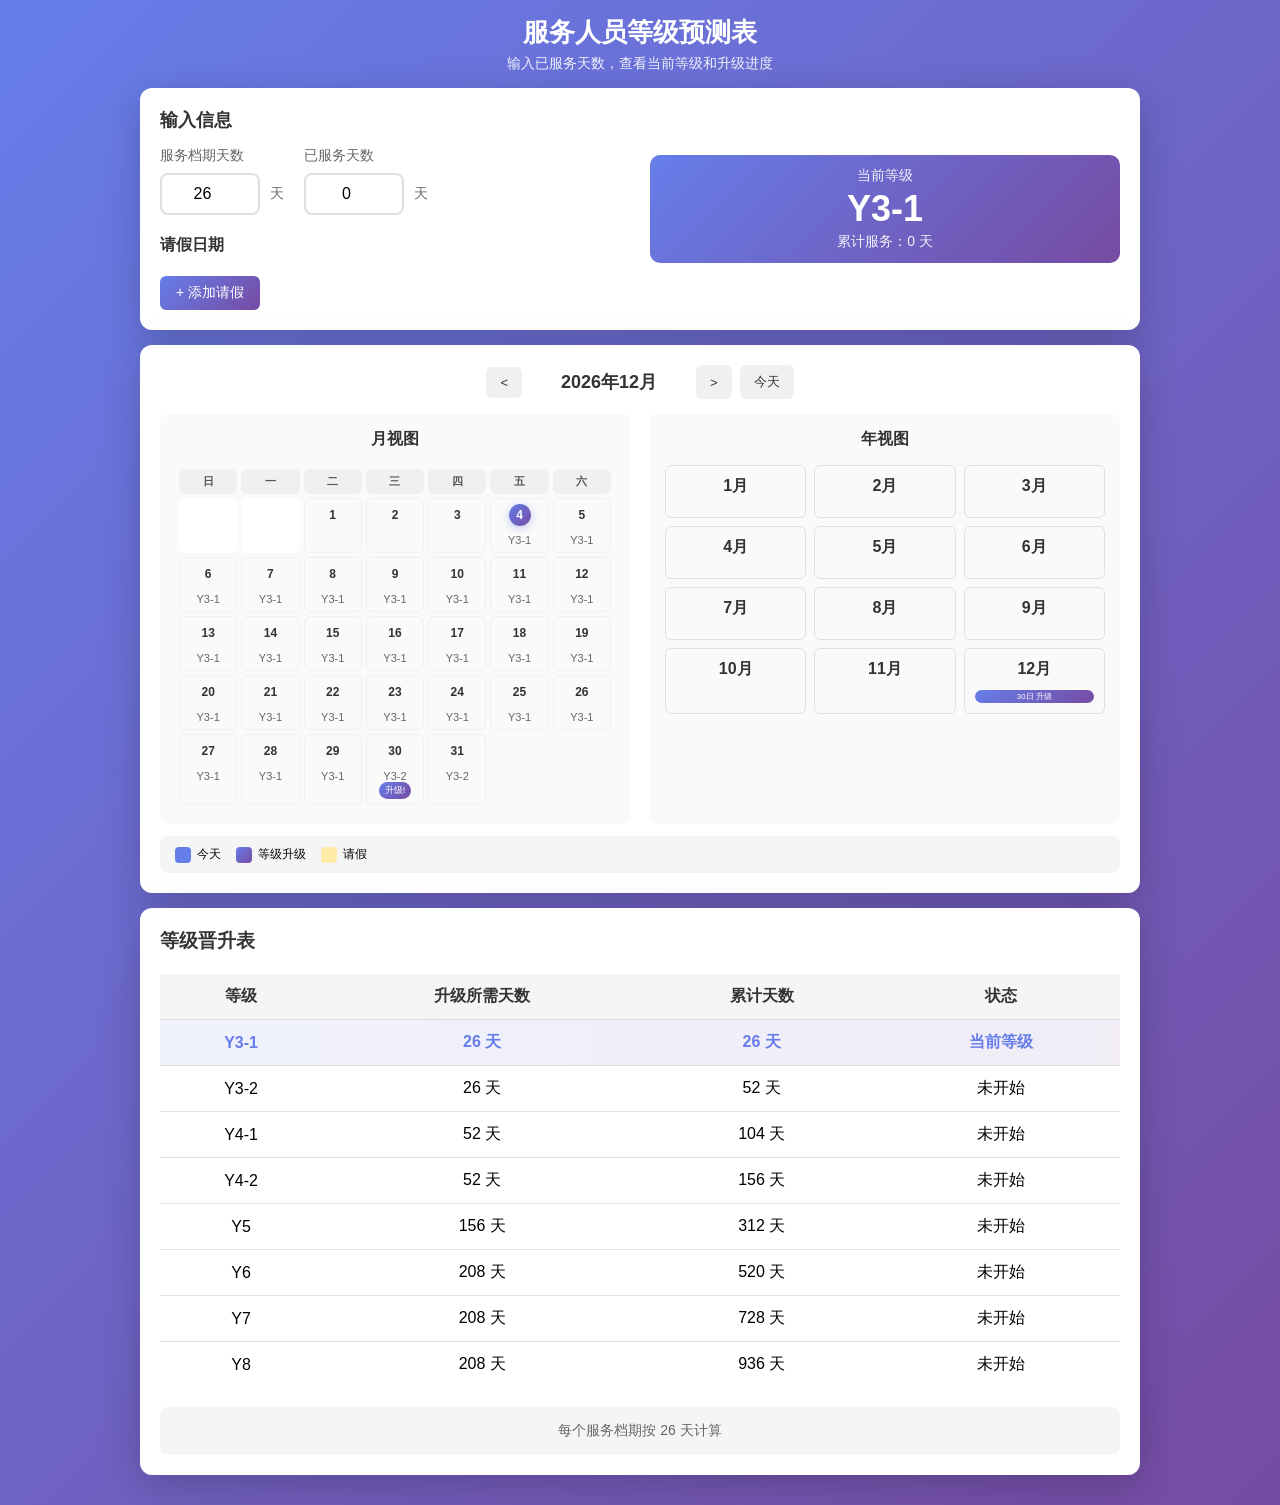
<file: index.html>
<!DOCTYPE html>
<html lang="zh-CN">
<head>
    <meta charset="UTF-8">
    <meta name="viewport" content="width=device-width, initial-scale=1.0">
    <title>服务人员等级预测表</title>
    <style>
        * {
            margin: 0;
            padding: 0;
            box-sizing: border-box;
        }

        body {
            font-family: 'Segoe UI', Tahoma, Geneva, Verdana, sans-serif;
            background: linear-gradient(135deg, #667eea 0%, #764ba2 100%);
            min-height: 100vh;
            padding: 15px;
        }

        .container {
            max-width: 1000px;
            margin: 0 auto;
        }

        .header {
            text-align: center;
            color: white;
            margin-bottom: 15px;
        }

        .header h1 {
            font-size: 26px;
            margin-bottom: 5px;
        }

        .header p {
            font-size: 14px;
            opacity: 0.9;
        }

        .card {
            background: white;
            border-radius: 12px;
            padding: 20px;
            box-shadow: 0 10px 40px rgba(0, 0, 0, 0.2);
            margin-bottom: 15px;
        }

        .first-card-content {
            display: grid;
            grid-template-columns: 1fr 1fr;
            gap: 20px;
            align-items: center;
        }

        .input-section {
            text-align: left;
        }

        .input-section label {
            display: block;
            font-size: 18px;
            color: #333;
            margin-bottom: 15px;
            font-weight: 600;
        }

        .input-row {
            display: flex;
            justify-content: flex-start;
            align-items: center;
            gap: 20px;
            flex-wrap: wrap;
        }

        .input-group {
            display: flex;
            flex-direction: column;
            align-items: flex-start;
            gap: 8px;
        }

        .input-group label {
            font-size: 14px;
            color: #666;
            margin-bottom: 0;
            font-weight: 500;
        }

        .input-wrapper {
            display: flex;
            justify-content: center;
            align-items: center;
            gap: 10px;
        }

        .input-wrapper input {
            width: 100px;
            padding: 10px 12px;
            font-size: 16px;
            border: 2px solid #e0e0e0;
            border-radius: 8px;
            text-align: center;
            transition: border-color 0.3s;
        }

        .input-wrapper input:focus {
            outline: none;
            border-color: #667eea;
        }

        .input-wrapper span {
            font-size: 14px;
            color: #666;
        }

        .current-level {
            text-align: center;
            padding: 12px;
            background: linear-gradient(135deg, #667eea 0%, #764ba2 100%);
            border-radius: 10px;
            color: white;
        }

        .current-level .label {
            font-size: 14px;
            opacity: 0.9;
            margin-bottom: 3px;
        }

        .current-level .level {
            font-size: 36px;
            font-weight: bold;
            margin-bottom: 3px;
        }

        .current-level .days {
            font-size: 14px;
            opacity: 0.9;
        }

        .leave-date-row {
            display: flex;
            align-items: center;
            gap: 10px;
            margin-bottom: 10px;
        }

        .leave-date-row input[type="date"] {
            padding: 8px 12px;
            border: 2px solid #e0e0e0;
            border-radius: 6px;
            font-size: 14px;
        }

        .leave-date-row input[type="date"]:focus {
            outline: none;
            border-color: #667eea;
        }

        .leave-date-row span {
            color: #666;
            font-size: 14px;
        }

        .delete-leave-btn {
            padding: 8px 12px;
            background: #e74c3c;
            color: white;
            border: none;
            border-radius: 6px;
            cursor: pointer;
            font-size: 14px;
        }

        .delete-leave-btn:hover {
            background: #c0392b;
        }

        .leave-day {
            background: #ffeaa7 !important;
        }

        .leave-day .day-number {
            color: #d63031;
        }

        .progress-section {
            margin-bottom: 20px;
        }

        .progress-section h3 {
            font-size: 18px;
            color: #333;
            margin-bottom: 15px;
        }

        .progress-bar-container {
            background: #e0e0e0;
            border-radius: 10px;
            height: 30px;
            overflow: hidden;
            margin-bottom: 10px;
        }

        .progress-bar {
            height: 100%;
            background: linear-gradient(90deg, #667eea 0%, #764ba2 100%);
            border-radius: 10px;
            transition: width 0.5s ease;
            display: flex;
            align-items: center;
            justify-content: center;
            color: white;
            font-weight: 600;
            font-size: 14px;
        }

        .progress-info {
            display: flex;
            justify-content: space-between;
            color: #666;
            font-size: 14px;
        }

        .level-table {
            width: 100%;
            border-collapse: collapse;
        }

        .level-table th,
        .level-table td {
            padding: 12px 15px;
            text-align: center;
            border-bottom: 1px solid #e0e0e0;
        }

        .level-table th {
            background: #f5f5f5;
            font-weight: 600;
            color: #333;
        }

        .level-table tr.active {
            background: linear-gradient(90deg, rgba(102, 126, 234, 0.1) 0%, rgba(118, 75, 162, 0.1) 100%);
        }

        .level-table tr.active td {
            font-weight: 600;
            color: #667eea;
        }

        .level-table tr.completed {
            background: rgba(46, 204, 113, 0.1);
        }

        .level-table tr.completed td {
            color: #27ae60;
        }

        .level-table tr:last-child td {
            border-bottom: none;
        }

        .schedule-info {
            text-align: center;
            padding: 15px;
            background: #f5f5f5;
            border-radius: 8px;
            margin-top: 20px;
            color: #666;
            font-size: 14px;
        }

        .calendar-header {
            display: flex;
            flex-direction: column;
            gap: 10px;
            margin-bottom: 15px;
        }

        .calendar-top-row {
            display: flex;
            justify-content: center;
            align-items: center;
            gap: 20px;
            flex-wrap: wrap;
        }

        .calendar-view-tabs {
            display: flex;
            gap: 5px;
            background: #f5f5f5;
            padding: 4px;
            border-radius: 8px;
        }

        .view-tab {
            padding: 8px 16px;
            background: transparent;
            border: none;
            border-radius: 6px;
            cursor: pointer;
            font-size: 13px;
            font-weight: 500;
            transition: all 0.3s;
            color: #666;
        }

        .view-tab.active {
            background: white;
            color: #667eea;
            box-shadow: 0 2px 8px rgba(0, 0, 0, 0.1);
        }

        .view-tab:hover:not(.active) {
            background: rgba(255, 255, 255, 0.5);
        }

        .calendar-middle-row {
            display: flex;
            justify-content: center;
            align-items: center;
            gap: 12px;
        }

        .calendar-nav {
            display: flex;
            gap: 8px;
        }

        .calendar-nav-btn {
            padding: 8px 14px;
            background: #f0f0f0;
            border: none;
            border-radius: 6px;
            cursor: pointer;
            font-size: 13px;
            font-weight: 500;
            transition: all 0.3s;
            color: #333;
        }

        .calendar-nav-btn:hover {
            background: #667eea;
            color: white;
        }

        .calendar-title {
            font-size: 18px;
            font-weight: 700;
            color: #333;
            min-width: 150px;
            text-align: center;
        }

        .calendar-container {
            overflow-x: auto;
        }

        .calendar-grid {
            width: 100%;
            border-collapse: separate;
            border-spacing: 4px;
        }

        .calendar-grid th,
        .calendar-grid td {
            padding: 5px;
            text-align: center;
            vertical-align: top;
            min-width: 50px;
            height: 55px;
            border-radius: 6px;
            background: white;
        }

        .calendar-grid th {
            background: #f0f0f0;
            font-weight: 600;
            color: #555;
            height: auto;
            font-size: 11px;
        }

        .calendar-day {
            position: relative;
            display: flex;
            flex-direction: column;
            align-items: center;
            justify-content: flex-start;
            height: 100%;
        }

        .day-number {
            font-weight: 600;
            font-size: 12px;
            color: #333;
            margin-bottom: 3px;
            width: 22px;
            height: 22px;
            line-height: 22px;
            border-radius: 50%;
        }

        .day-number.today {
            background: linear-gradient(135deg, #667eea 0%, #764ba2 100%);
            color: white;
            box-shadow: 0 2px 8px rgba(102, 126, 234, 0.4);
        }

        .day-number.other-month {
            color: #ccc;
        }

        .calendar-grid td:has(.day-number:not(.other-month)) {
            background: #fafafa;
            border: 1px solid #f0f0f0;
        }

        .level-marker {
            font-size: 9px;
            padding: 2px 6px;
            border-radius: 10px;
            background: linear-gradient(135deg, #667eea 0%, #764ba2 100%);
            color: white;
            font-weight: 500;
            white-space: nowrap;
        }

        .current-level-display {
            font-size: 10px;
            color: #888;
            margin-top: 2px;
        }

        .year-view {
            display: grid;
            grid-template-columns: repeat(3, 1fr);
            gap: 8px;
        }

        .month-card {
            border: 1px solid #e0e0e0;
            border-radius: 6px;
            padding: 10px;
        }

        .month-card h4 {
            text-align: center;
            margin-bottom: 8px;
            color: #333;
            font-size: 13px;
        }

        .month-card table {
            width: 100%;
            font-size: 11px;
        }

        .month-card td {
            padding: 3px;
            text-align: center;
        }

        .month-card .level-marker {
            font-size: 8px;
            padding: 1px 4px;
        }

        .calendar-split {
            display: grid;
            grid-template-columns: 1fr 1fr;
            gap: 20px;
        }

        .calendar-panel {
            background: #fafafa;
            border-radius: 8px;
            padding: 15px;
        }

        .calendar-panel h4 {
            text-align: center;
            margin-bottom: 15px;
            color: #333;
            font-size: 16px;
        }

        .legend {
            display: flex;
            gap: 15px;
            margin-top: 12px;
            padding: 10px 15px;
            background: #f5f5f5;
            border-radius: 8px;
            flex-wrap: wrap;
        }

        .legend-item {
            display: flex;
            align-items: center;
            gap: 6px;
            font-size: 12px;
        }

        .legend-color {
            width: 16px;
            height: 16px;
            border-radius: 4px;
        }

        .legend-color.today {
            background: #667eea;
        }

        .legend-color.level-up {
            background: linear-gradient(135deg, #667eea 0%, #764ba2 100%);
        }

        @media (max-width: 600px) {
            .header h1 {
                font-size: 24px;
            }

            .card {
                padding: 20px;
            }

            .current-level .level {
                font-size: 36px;
            }

            .level-table th,
            .level-table td {
                padding: 8px 10px;
                font-size: 12px;
            }
        }
    </style>
</head>
<body>
    <div class="container">
        <div class="header">
            <h1>服务人员等级预测表</h1>
            <p>输入已服务天数，查看当前等级和升级进度</p>
        </div>

        <div class="card">
            <div class="first-card-content">
                <div class="input-section">
                    <label>输入信息</label>
                    <div class="input-row">
                        <div class="input-group">
                            <label for="scheduleDays">服务档期天数</label>
                            <div class="input-wrapper">
                                <input type="number" id="scheduleDays" min="1" value="26" placeholder="26">
                                <span>天</span>
                            </div>
                        </div>
                        <div class="input-group">
                            <label for="daysInput">已服务天数</label>
                            <div class="input-wrapper">
                                <input type="number" id="daysInput" min="0" value="0" placeholder="0">
                                <span>天</span>
                            </div>
                        </div>
                    </div>
                    <div style="margin-top: 20px;">
                        <label style="display: block; margin-bottom: 10px; font-size: 16px; color: #333; font-weight: 600;">请假日期</label>
                        <div id="leaveDatesContainer">
                        </div>
                        <button style="margin-top: 10px; padding: 8px 16px; background: linear-gradient(135deg, #667eea 0%, #764ba2 100%); color: white; border: none; border-radius: 6px; cursor: pointer; font-size: 14px;" onclick="addLeaveDate()">+ 添加请假</button>
                    </div>
                </div>

                <div class="current-level" id="currentLevel">
                    <div class="label">当前等级</div>
                    <div class="level">Y3-1</div>
                    <div class="days">累计服务：0 天</div>
                </div>
            </div>
        </div>

        <div class="card">
            <div class="calendar-header">
                <div class="calendar-middle-row">
                    <div class="calendar-nav">
                        <button class="calendar-nav-btn" id="prevBtn">&lt;</button>
                    </div>
                    <div class="calendar-title" id="calendarTitle">2024年1月</div>
                    <div class="calendar-nav">
                        <button class="calendar-nav-btn" id="nextBtn">&gt;</button>
                        <button class="calendar-nav-btn" id="todayBtn">今天</button>
                    </div>
                </div>
            </div>
            <div class="calendar-split">
                <div class="calendar-panel">
                    <h4>月视图</h4>
                    <div id="monthCalendarContainer"></div>
                </div>
                <div class="calendar-panel">
                    <h4>年视图</h4>
                    <div id="yearCalendarContainer"></div>
                </div>
            </div>
            <div class="legend">
                <div class="legend-item">
                    <div class="legend-color today"></div>
                    <span>今天</span>
                </div>
                <div class="legend-item">
                    <div class="legend-color level-up"></div>
                    <span>等级升级</span>
                </div>
                <div class="legend-item">
                    <div class="legend-color" style="background: #ffeaa7;"></div>
                    <span>请假</span>
                </div>
            </div>
        </div>

        <div class="card">
            <h3 style="margin-bottom: 20px; color: #333;">等级晋升表</h3>
            <table class="level-table" id="levelTable">
                <thead>
                    <tr>
                        <th>等级</th>
                        <th>升级所需天数</th>
                        <th>累计天数</th>
                        <th>状态</th>
                    </tr>
                </thead>
                <tbody id="levelTableBody">
                </tbody>
            </table>
            <div class="schedule-info" id="scheduleInfo">
                每个服务档期按 26 天计算
            </div>
        </div>
    </div>

    <script>
        const levelConfigs = [
            { name: 'Y3-1', periods: 1 },
            { name: 'Y3-2', periods: 1 },
            { name: 'Y4-1', periods: 2 },
            { name: 'Y4-2', periods: 2 },
            { name: 'Y5', periods: 6 },
            { name: 'Y6', periods: 8 },
            { name: 'Y7', periods: 8 },
            { name: 'Y8', periods: 8 }
        ];

        let levels = [];
        let cumulativeDays = [];
        let currentDate = new Date();
        let currentView = 'month';
        let startDate = new Date();
        let leaveDates = [];

        let leaveDateIdCounter = 0;

        const scheduleDaysInput = document.getElementById('scheduleDays');
        const daysInput = document.getElementById('daysInput');
        const currentLevelEl = document.getElementById('currentLevel');
        const levelTableBody = document.getElementById('levelTableBody');
        const scheduleInfo = document.getElementById('scheduleInfo');
        const monthCalendarContainer = document.getElementById('monthCalendarContainer');
        const yearCalendarContainer = document.getElementById('yearCalendarContainer');
        const calendarTitle = document.getElementById('calendarTitle');
        const prevBtn = document.getElementById('prevBtn');
        const nextBtn = document.getElementById('nextBtn');
        const todayBtn = document.getElementById('todayBtn');

        function calculateLevels(scheduleDays) {
            levels = levelConfigs.map(config => ({
                name: config.name,
                days: config.periods * scheduleDays
            }));

            cumulativeDays = [0];
            for (let i = 0; i < levels.length; i++) {
                cumulativeDays.push(cumulativeDays[i] + levels[i].days);
            }

            scheduleInfo.textContent = `每个服务档期按 ${scheduleDays} 天计算`;
        }

        function initLevelTable() {
            levelTableBody.innerHTML = '';
            for (let i = 0; i < levels.length; i++) {
                const tr = document.createElement('tr');
                tr.id = `level-row-${i}`;
                tr.innerHTML = `
                    <td>${levels[i].name}</td>
                    <td>${levels[i].days} 天</td>
                    <td>${cumulativeDays[i + 1]} 天</td>
                    <td id="status-${i}">未开始</td>
                `;
                levelTableBody.appendChild(tr);
            }
        }

        function updateDisplay(totalDays) {
            totalDays = Math.max(0, totalDays);
            
            let currentLevelIndex = 0;
            for (let i = 0; i < cumulativeDays.length - 1; i++) {
                if (totalDays >= cumulativeDays[i + 1]) {
                    currentLevelIndex = i + 1;
                } else {
                    break;
                }
            }
            currentLevelIndex = Math.min(currentLevelIndex, levels.length - 1);

            const currentLevel = levels[currentLevelIndex];
            const levelDiv = currentLevelEl.querySelector('.level');
            const daysDiv = currentLevelEl.querySelector('.days');
            levelDiv.textContent = currentLevel.name;
            daysDiv.textContent = `累计服务：${totalDays} 天`;

            for (let i = 0; i < levels.length; i++) {
                const row = document.getElementById(`level-row-${i}`);
                const status = document.getElementById(`status-${i}`);
                row.classList.remove('active', 'completed');

                if (i < currentLevelIndex) {
                    row.classList.add('completed');
                    status.textContent = '已完成';
                } else if (i === currentLevelIndex) {
                    row.classList.add('active');
                    status.textContent = '当前等级';
                } else {
                    status.textContent = '未开始';
                }
            }

            renderCalendar();
        }

        function getLevelUpDates() {
            const totalDays = parseInt(daysInput.value) || 0;
            const levelUpDates = [];
            const today = new Date();
            
            for (let i = 0; i < cumulativeDays.length; i++) {
                const targetServiceDays = cumulativeDays[i];
                const upgradeDate = calculateDateForServiceDays(totalDays, targetServiceDays);
                levelUpDates.push({
                    date: upgradeDate,
                    level: i > 0 ? levels[i - 1].name : '开始',
                    isUpgrade: i > 0
                });
            }
            return levelUpDates;
        }

        function calculateDateForServiceDays(startServiceDays, targetServiceDays) {
            const today = new Date();
            let currentDate = new Date(today);
            let serviceDaysCounted = startServiceDays;
            
            if (targetServiceDays <= startServiceDays) {
                while (serviceDaysCounted > targetServiceDays) {
                    currentDate.setDate(currentDate.getDate() - 1);
                    if (!isLeaveDate(currentDate)) {
                        serviceDaysCounted--;
                    }
                }
            } else {
                while (serviceDaysCounted < targetServiceDays) {
                    currentDate.setDate(currentDate.getDate() + 1);
                    if (!isLeaveDate(currentDate)) {
                        serviceDaysCounted++;
                    }
                }
            }
            
            return currentDate;
        }

        function getLevelForDate(date) {
            const totalDays = parseInt(daysInput.value) || 0;
            const today = new Date();
            
            let serviceDays = totalDays;
            let checkDate = new Date(today);
            
            if (isSameDay(date, today)) {
            } else if (date > today) {
                while (checkDate < date) {
                    checkDate.setDate(checkDate.getDate() + 1);
                    if (!isLeaveDate(checkDate)) {
                        serviceDays++;
                    }
                }
            } else {
                while (checkDate > date) {
                    if (!isLeaveDate(checkDate)) {
                        serviceDays--;
                    }
                    checkDate.setDate(checkDate.getDate() - 1);
                }
            }

            if (serviceDays < 0) {
                return null;
            }

            let levelIndex = 0;
            for (let i = 0; i < cumulativeDays.length - 1; i++) {
                if (serviceDays >= cumulativeDays[i + 1]) {
                    levelIndex = i + 1;
                } else {
                    break;
                }
            }
            levelIndex = Math.min(levelIndex, levels.length - 1);
            return levels[levelIndex].name;
        }

        function isSameDay(d1, d2) {
            return d1.getFullYear() === d2.getFullYear() &&
                   d1.getMonth() === d2.getMonth() &&
                   d1.getDate() === d2.getDate();
        }

        function renderMonthView() {
            const year = currentDate.getFullYear();
            const month = currentDate.getMonth();

            const firstDay = new Date(year, month, 1);
            const lastDay = new Date(year, month + 1, 0);
            const startDay = firstDay.getDay();
            const daysInMonth = lastDay.getDate();

            const levelUpDates = getLevelUpDates();
            const today = new Date();

            let html = '<table class="calendar-grid"><thead><tr>';
            const weekDays = ['日', '一', '二', '三', '四', '五', '六'];
            weekDays.forEach(day => {
                html += `<th>${day}</th>`;
            });
            html += '</tr></thead><tbody><tr>';

            for (let i = 0; i < startDay; i++) {
                html += '<td></td>';
            }

            for (let day = 1; day <= daysInMonth; day++) {
                const date = new Date(year, month, day);
                const isToday = isSameDay(date, today);
                const levelUp = levelUpDates.find(lu => lu.isUpgrade && isSameDay(lu.date, date));
                const currentLevel = getLevelForDate(date);
                const isLeave = isLeaveDate(date);

                if ((startDay + day - 1) % 7 === 0 && day > 1) {
                    html += '</tr><tr>';
                }

                const cellClass = isLeave ? 'leave-day' : '';
                html += `<td class="${cellClass}"><div class="calendar-day">`;
                html += `<span class="day-number${isToday ? ' today' : ''}">${day}</span>`;
                if (currentLevel && !isLeave) {
                    html += `<div style="font-size: 11px; margin-top: 5px; color: #666;">${currentLevel}</div>`;
                }
                if (isLeave) {
                    html += `<div style="font-size: 11px; margin-top: 5px; color: #d63031;">请假</div>`;
                }
                if (levelUp) {
                    html += `<div class="level-marker">升级!</div>`;
                }
                html += `</div></td>`;
            }

            html += '</tr></tbody></table>';
            monthCalendarContainer.innerHTML = html;
        }

        function renderYearView() {
            const year = currentDate.getFullYear();

            const levelUpDates = getLevelUpDates();
            const monthNames = ['1月', '2月', '3月', '4月', '5月', '6月', '7月', '8月', '9月', '10月', '11月', '12月'];

            let html = '<div class="year-view">';

            for (let month = 0; month < 12; month++) {
                const firstDay = new Date(year, month, 1);
                const lastDay = new Date(year, month + 1, 0);
                
                const monthLevelUps = levelUpDates.filter(lu => 
                    lu.isUpgrade && 
                    lu.date.getFullYear() === year && 
                    lu.date.getMonth() === month
                );

                const startOfMonth = new Date(year, month, 1);
                const endOfMonth = new Date(year, month + 1, 0);

                const startLevel = getLevelForDate(startOfMonth);
                const endLevel = getLevelForDate(endOfMonth);

                html += '<div class="month-card" style="text-align: center;">';
                html += `<h4 style="margin-bottom: 10px;">${monthNames[month]}</h4>`;
                
                if (startLevel) {
                    if (monthLevelUps.length > 0 && startLevel !== endLevel) {
                        html += `<div style="display: flex; align-items: center; justify-content: center; gap: 8px; font-size: 13px; font-weight: 600; margin-bottom: 5px;">`;
                        html += `<span style="color: #666;">${startLevel}</span>`;
                        html += `<span style="color: #667eea;">→</span>`;
                        html += `<span style="color: #667eea;">${endLevel}</span>`;
                        html += `</div>`;
                    } else {
                        html += `<div style="font-size: 18px; font-weight: 600; color: #667eea; margin-bottom: 10px;">${startLevel}</div>`;
                    }
                }

                if (monthLevelUps.length > 0) {
                    html += '<div style="font-size: 12px; margin-top: 8px;">';
                    monthLevelUps.forEach(lu => {
                        html += `<div class="level-marker" style="margin-top: 5px;">${lu.date.getDate()}日 升级</div>`;
                    });
                    html += '</div>';
                }
                
                html += '</div>';
            }
            html += '</div>';
            yearCalendarContainer.innerHTML = html;
        }

        function renderCalendar() {
            const year = currentDate.getFullYear();
            const month = currentDate.getMonth();
            calendarTitle.textContent = `${year}年${month + 1}月`;
            renderMonthView();
            renderYearView();
        }

        function navigatePrev() {
            currentDate.setMonth(currentDate.getMonth() - 1);
            renderCalendar();
        }

        function navigateNext() {
            currentDate.setMonth(currentDate.getMonth() + 1);
            renderCalendar();
        }

        function goToToday() {
            currentDate = new Date();
            renderCalendar();
        }

        function addLeaveDate() {
            const id = leaveDateIdCounter++;
            const container = document.getElementById('leaveDatesContainer');
            
            const row = document.createElement('div');
            row.className = 'leave-date-row';
            row.id = `leave-row-${id}`;
            
            const today = new Date();
            const todayStr = today.toISOString().split('T')[0];
            const tomorrow = new Date(today);
            tomorrow.setDate(tomorrow.getDate() + 1);
            const tomorrowStr = tomorrow.toISOString().split('T')[0];
            
            row.innerHTML = `
                <input type="date" id="leave-start-${id}" value="${todayStr}">
                <span>至</span>
                <input type="date" id="leave-end-${id}" value="${tomorrowStr}">
                <button class="delete-leave-btn" onclick="deleteLeaveDate(${id})">删除</button>
            `;
            
            container.appendChild(row);
            
            const startInput = row.querySelector(`#leave-start-${id}`);
            const endInput = row.querySelector(`#leave-end-${id}`);
            startInput.addEventListener('change', updateLeaveDates);
            endInput.addEventListener('change', updateLeaveDates);
            
            updateLeaveDates();
        }

        function deleteLeaveDate(id) {
            const row = document.getElementById(`leave-row-${id}`);
            if (row) {
                row.remove();
                updateLeaveDates();
            }
        }

        function updateLeaveDates() {
            leaveDates = [];
            const rows = document.querySelectorAll('.leave-date-row');
            
            rows.forEach(row => {
                const startInput = row.querySelector('input[type="date"]:first-of-type');
                const endInput = row.querySelector('input[type="date"]:last-of-type');
                
                if (startInput && endInput && startInput.value && endInput.value) {
                    const startDate = new Date(startInput.value);
                    const endDate = new Date(endInput.value);
                    
                    if (startDate <= endDate) {
                        leaveDates.push({
                            start: startDate,
                            end: endDate
                        });
                    }
                }
            });
            
            const totalDays = parseInt(daysInput.value) || 0;
            updateDisplay(totalDays);
        }

        function isLeaveDate(date) {
            const checkDate = new Date(date.getFullYear(), date.getMonth(), date.getDate());
            
            for (const leave of leaveDates) {
                const start = new Date(leave.start.getFullYear(), leave.start.getMonth(), leave.start.getDate());
                const end = new Date(leave.end.getFullYear(), leave.end.getMonth(), leave.end.getDate());
                
                if (checkDate >= start && checkDate <= end) {
                    return true;
                }
            }
            return false;
        }

        function countLeaveDaysBetween(startDate, endDate) {
            let count = 0;
            const start = new Date(startDate.getFullYear(), startDate.getMonth(), startDate.getDate());
            const end = new Date(endDate.getFullYear(), endDate.getMonth(), endDate.getDate());
            
            for (const leave of leaveDates) {
                const leaveStart = new Date(leave.start.getFullYear(), leave.start.getMonth(), leave.start.getDate());
                const leaveEnd = new Date(leave.end.getFullYear(), leave.end.getMonth(), leave.end.getDate());
                
                const overlapStart = leaveStart > start ? leaveStart : start;
                const overlapEnd = leaveEnd < end ? leaveEnd : end;
                
                if (overlapStart <= overlapEnd) {
                    const diffTime = overlapEnd - overlapStart;
                    const diffDays = Math.floor(diffTime / (1000 * 60 * 60 * 24)) + 1;
                    count += diffDays;
                }
            }
            
            return count;
        }

        function recalculate() {
            const scheduleDays = parseInt(scheduleDaysInput.value) || 26;
            const totalDays = parseInt(daysInput.value) || 0;
            calculateLevels(scheduleDays);
            initLevelTable();
            updateDisplay(totalDays);
        }

        scheduleDaysInput.addEventListener('input', recalculate);
        daysInput.addEventListener('input', function() {
            updateDisplay(parseInt(this.value) || 0);
        });

        prevBtn.addEventListener('click', navigatePrev);
        nextBtn.addEventListener('click', navigateNext);
        todayBtn.addEventListener('click', goToToday);

        calculateLevels(26);
        initLevelTable();
        updateDisplay(0);
    </script>
</body>
</html>
</file>
